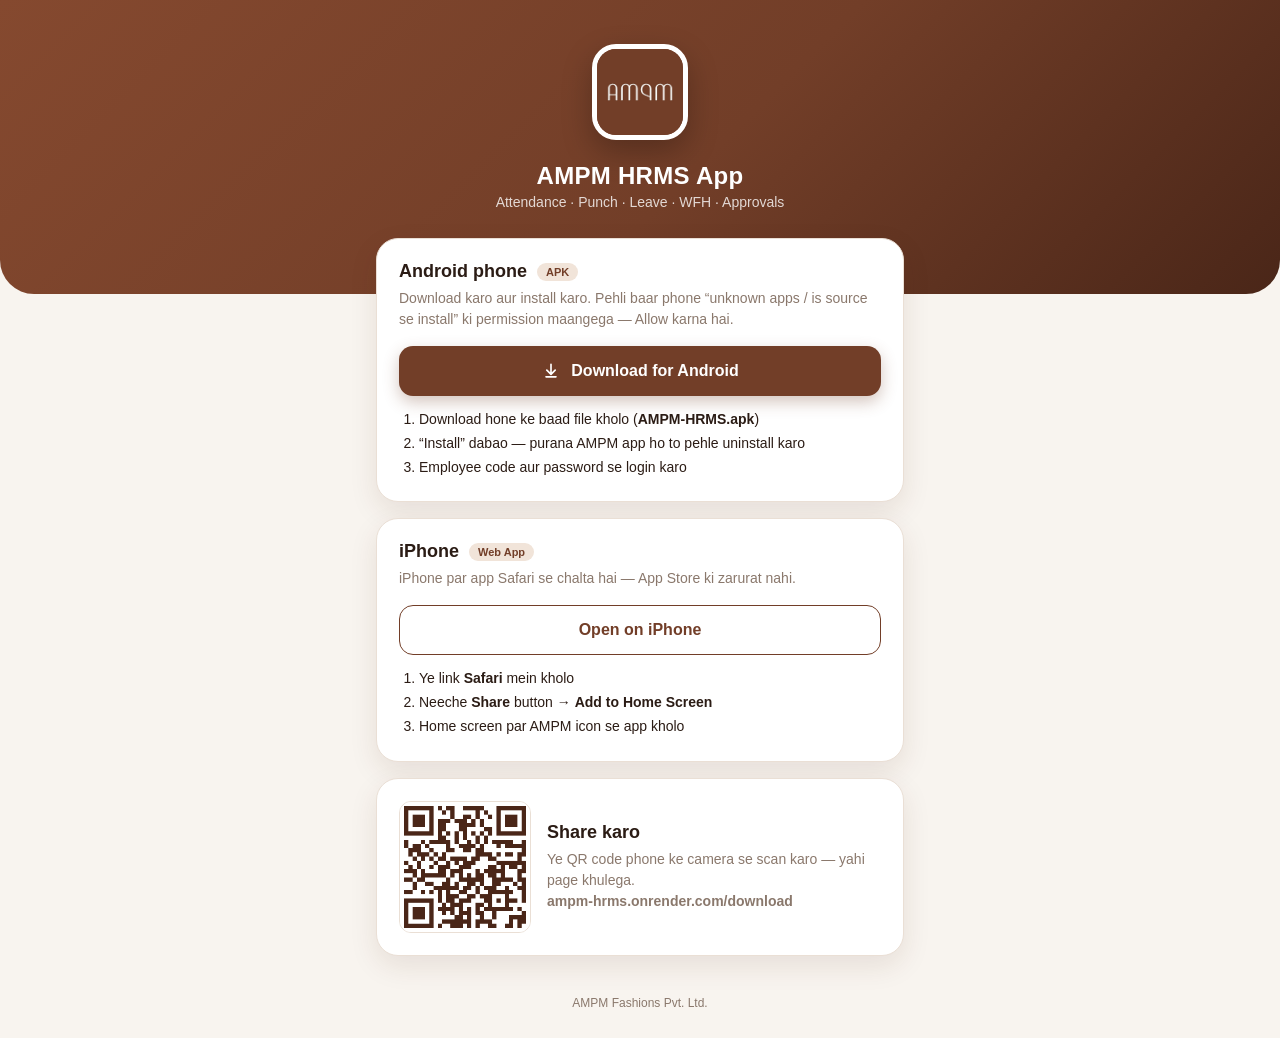
<file: wwwroot/download/index.html>
<!DOCTYPE html>
<html lang="en">
<head>
<meta charset="utf-8">
<meta name="viewport" content="width=device-width, initial-scale=1">
<meta name="theme-color" content="#723E28">
<title>AMPM HRMS — Download App</title>
<link rel="icon" href="[data-uri]">
<style>
  :root { --brown:#723E28; --dark:#4A2618; --caramel:#C1905F; --cream:#F8F4EF; --ink:#2B1C15; --soft:#8A786C; --line:#EADFD5; }
  * { box-sizing:border-box; }
  body { margin:0; font-family:-apple-system,BlinkMacSystemFont,"Segoe UI",Roboto,sans-serif; background:var(--cream); color:var(--ink); }
  header { background:linear-gradient(135deg,#85492F,var(--brown) 55%,var(--dark)); color:#fff; text-align:center; padding:44px 20px 84px; border-radius:0 0 34px 34px; }
  header img { width:96px; height:96px; border-radius:24px; border:5px solid #fff; box-shadow:0 12px 30px rgba(0,0,0,.25); }
  header h1 { margin:18px 0 4px; font-size:24px; letter-spacing:.3px; }
  header p { margin:0; opacity:.8; font-size:14px; }
  main { max-width:560px; margin:-56px auto 40px; padding:0 16px; display:grid; gap:16px; }
  .card { background:#fff; border-radius:22px; padding:22px; box-shadow:0 10px 28px rgba(74,38,24,.10); border:1px solid var(--line); }
  .card h2 { margin:0 0 6px; font-size:18px; display:flex; align-items:center; gap:10px; }
  .tag { font-size:11px; font-weight:700; background:#F1E4D9; color:var(--brown); padding:3px 9px; border-radius:20px; }
  .card p { margin:6px 0 0; color:var(--soft); font-size:14px; line-height:1.5; }
  .btn { display:flex; align-items:center; justify-content:center; gap:10px; margin-top:16px; background:var(--brown); color:#fff; text-decoration:none; font-weight:700; font-size:16px; padding:15px; border-radius:14px; box-shadow:0 6px 16px rgba(114,62,40,.3); }
  .btn.alt { background:#fff; color:var(--brown); border:1.5px solid var(--brown); box-shadow:none; }
  ol { margin:12px 0 0; padding-left:20px; color:var(--ink); font-size:14px; line-height:1.7; }
  .qr { display:flex; gap:16px; align-items:center; }
  .qr > div { min-width:0; } .qr b { word-break:break-all; }
  .qr img { width:132px; height:132px; border-radius:12px; border:1px solid var(--line); flex-shrink:0; }
  footer { text-align:center; color:var(--soft); font-size:12px; padding-bottom:28px; }
  svg { width:20px; height:20px; fill:currentColor; flex-shrink:0; }
</style>
</head>
<body>
<header>
  <img src="[data-uri]" alt="AMPM">
  <h1>AMPM HRMS App</h1>
  <p>Attendance · Punch · Leave · WFH · Approvals</p>
</header>
<main>
  <section class="card">
    <h2>Android phone <span class="tag">APK</span></h2>
    <p>Download karo aur install karo. Pehli baar phone “unknown apps / is source se install” ki permission maangega — Allow karna hai.</p>
    <a class="btn" href="/download/AMPM-HRMS.apk" download>
      <svg viewBox="0 0 24 24"><path d="M12 3a1 1 0 0 1 1 1v9.59l3.3-3.3a1 1 0 1 1 1.4 1.42l-5 5a1 1 0 0 1-1.4 0l-5-5a1 1 0 1 1 1.4-1.42l3.3 3.3V4a1 1 0 0 1 1-1zM5 19a1 1 0 0 1 1-1h12a1 1 0 1 1 0 2H6a1 1 0 0 1-1-1z"/></svg>
      Download for Android
    </a>
    <ol>
      <li>Download hone ke baad file kholo (<b>AMPM-HRMS.apk</b>)</li>
      <li>“Install” dabao — purana AMPM app ho to pehle uninstall karo</li>
      <li>Employee code aur password se login karo</li>
    </ol>
  </section>
  <section class="card">
    <h2>iPhone <span class="tag">Web App</span></h2>
    <p>iPhone par app Safari se chalta hai — App Store ki zarurat nahi.</p>
    <a class="btn alt" href="/app/">Open on iPhone</a>
    <ol>
      <li>Ye link <b>Safari</b> mein kholo</li>
      <li>Neeche <b>Share</b> button → <b>Add to Home Screen</b></li>
      <li>Home screen par AMPM icon se app kholo</li>
    </ol>
  </section>
  <section class="card qr">
    <img src="[data-uri]" alt="QR code">
    <div>
      <h2>Share karo</h2>
      <p>Ye QR code phone ke camera se scan karo — yahi page khulega.<br><b>ampm-hrms.onrender.com/download</b></p>
    </div>
  </section>
</main>
<footer>AMPM Fashions Pvt. Ltd.</footer>
</body>
</html>
</file>
